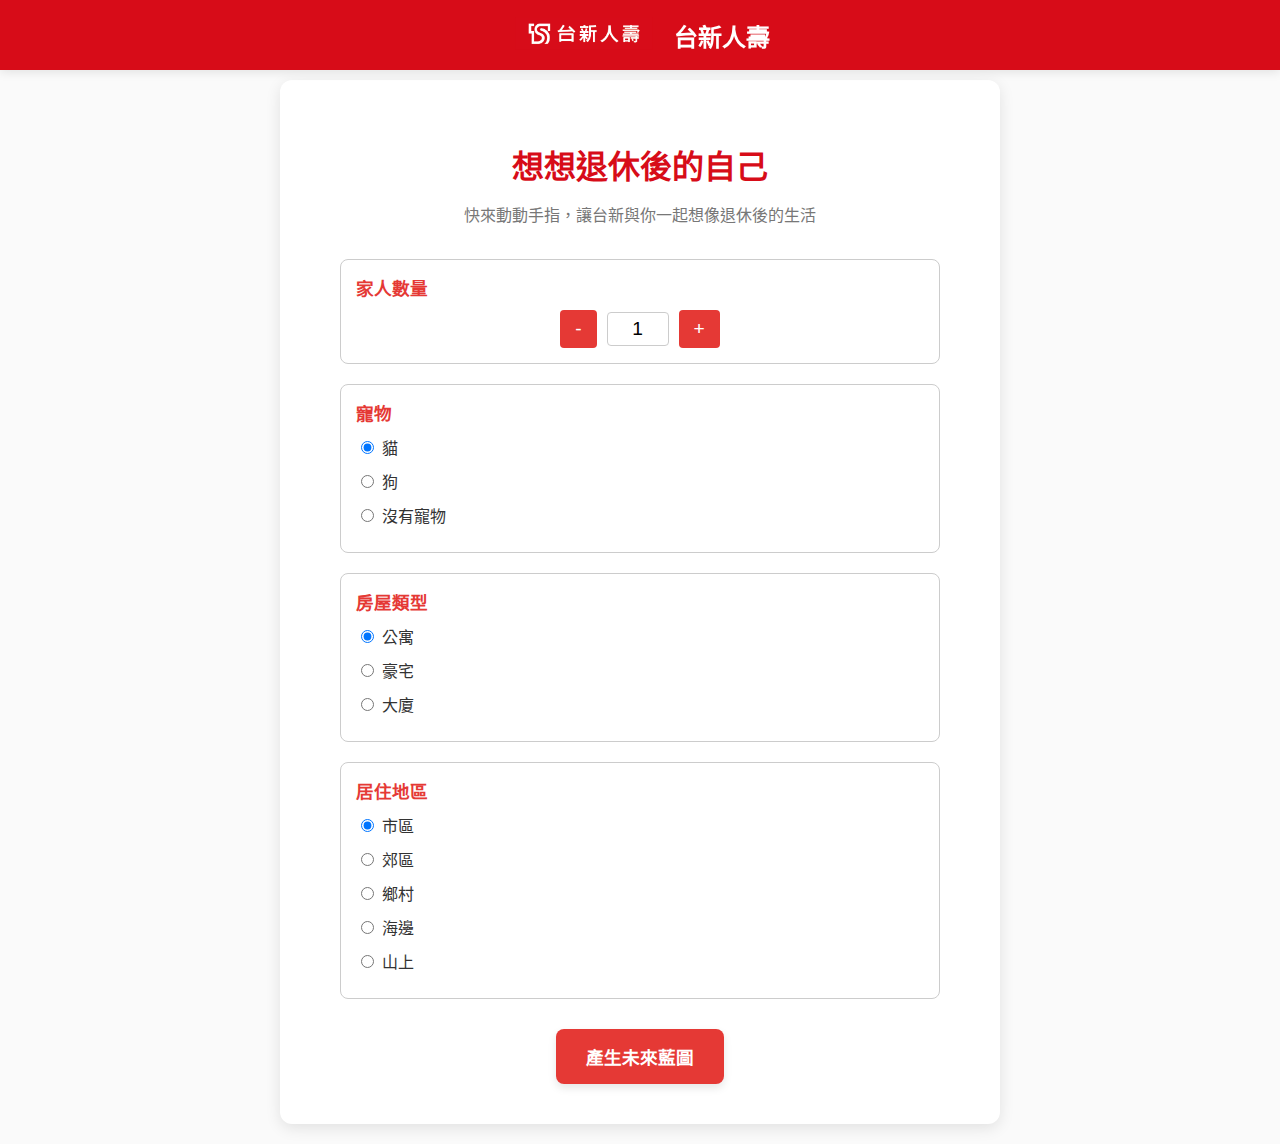
<file: future_vision.html>
<!DOCTYPE html>
<html lang="zh-TW">
<head>
    <meta charset="UTF-8">
    <meta name="viewport" content="width=device-width, initial-scale=1.0">
    <title>想想退休後的自己</title>
    <style>
        :root{
            --primary-red: #e53935;
            --dark-red: #D70C18;
            --background-color: #FAFAFA;
            --card-color: #fFFFFF;
            --text-color:#333333;
            --subtext-color:#777777;
        }
        
        /* 一般頁面樣式 */
        body {
            font-family: 'Inter', Arial, sans-serif;
            background-color: var(--background-color);
            color: #333;
            display: flex;
            flex-direction: column;
            align-items: center;
            min-height: 100vh;
            margin: 0;
            padding: 20px;
            padding-top: 80px; /* 為固定標頭留出空間 */
            box-sizing: border-box;
            text-align: center;
            position: relative;
        }

        /* 新增的標頭樣式 */
        .header {
            position: fixed;
            top: 0;
            left: 0;
            width: 100%;
            height: 70px;
            background-color: var(--dark-red);
            box-shadow: 0 2px 10px rgba(0, 0, 0, 0.1);
            display: flex;
            justify-content: center;
            align-items: center;
            padding: 0 20px;
            box-sizing: border-box;
            z-index: 100;
        }

        .header .logo {
            height: 40px;
            margin-right: 15px;
        }

        .header .company-name {
            color: var(--card-color);
            font-size: 1.5em;
            font-weight: bold;
            margin: 0;
        }

        .container {
            background-color: var(--card-color);
            padding: 40px 60px;
            border-radius: 12px;
            box-shadow: 0 4px 15px rgba(0, 0, 0, 0.1);
            max-width: 600px;
            width: 100%;
            position: relative;
        }

        h1 {
            color: var(--dark-red); /* 台新藍 */
            margin-bottom: 10px;
        }

        p {
            color: var(--subtext-color);
            margin-bottom: 30px;
            line-height: 1.6;
        }

        .choices {
            display: grid;
            gap: 20px;
            margin-bottom: 30px;
            text-align: left;
        }

        .choice-group {
            border: 1px solid #ccc;
            border-radius: 8px;
            padding: 15px;
        }

        .choice-group h3 {
            margin-top: 0;
            margin-bottom: 10px;
            color: var(--primary-red);
            font-size: 1.1em;
        }

        /* 加減號按鈕樣式 */
        .family-counter {
            display: flex;
            align-items: center;
            justify-content: center;
        }

        .family-counter button {
            background-color: var(--primary-red);
            color: white;
            border: none;
            padding: 8px 15px;
            font-size: 1.2em;
            cursor: pointer;
            border-radius: 4px;
            transition: background-color 0.3s;
        }

        .family-counter button:hover {
            background-color: var(--dark-red);
        }

        #family-count {
            width: 50px;
            text-align: center;
            font-size: 1.2em;
            margin: 0 10px;
            border: 1px solid #ccc;
            border-radius: 4px;
            padding: 5px;
        }

        .options label {
            display: block;
            margin-bottom: 10px;
            cursor: pointer;
        }

        .options input[type="radio"] {
            margin-right: 8px;
        }

        .btn-generate {
            background-color: var(--primary-red); /* 台新紅 */
            color: white;
            border: none;
            padding: 15px 30px;
            font-size: 1.1em;
            font-weight: bold;
            border-radius: 8px;
            cursor: pointer;
            transition: background-color 0.3s;
            box-shadow: 0 4px 8px rgba(0, 0, 0, 0.1);
        }

        .btn-generate:hover:not(:disabled) {
            background-color: var(--dark-red);
        }

        .btn-generate:disabled {
            background-color: var(--subtext-color);
            cursor: not-allowed;
        }

        #result-image {
            margin-top: 30px;
            max-width: 100%;
            height: auto;
            border-radius: 8px;
            box-shadow: 0 4px 15px rgba(0, 0, 0, 0.2);
            display: none;
        }
        
        /* 載入動畫樣式 */
        .loading-spinner {
            display: flex;
            justify-content: center;
            align-items: center;
            margin-top: 30px;
        }

        .loading-spinner div {
            width: 15px;
            height: 15px;
            margin: 0 5px;
            background-color: var(--primary-red); /* 台新紅 */
            border-radius: 50%;
            animation: bounce 0.6s infinite alternate;
        }
        
        .loading-spinner div:nth-child(2) {
            animation-delay: 0.2s;
        }
        .loading-spinner div:nth-child(3) {
            animation-delay: 0.4s;
        }

        @keyframes bounce {
            from {
                transform: translateY(0);
            }
            to {
                transform: translateY(-10px);
            }
        }
        
        /* 隱藏元素用的類別 */
        .hidden {
            display: none;
        }
    </style>
</head>
<body>
    <div class="header">
        <img src="TSLI_RED.png" alt="公司標誌" class="logo">
        <h2 class="company-name">台新人壽</h2>
    </div>

    <div class="container">
        <h1>想想退休後的自己</h1>
        <p>快來動動手指，讓台新與你一起想像退休後的生活</p>

        <div class="choices">
            <!-- 家人數量 -->
            <div class="choice-group">
                <h3>家人數量</h3>
                <div class="family-counter">
                    <button id="decrement-btn">-</button>
                    <input type="text" id="family-count" value="1" readonly>
                    <button id="increment-btn">+</button>
                </div>
            </div>

            <!-- 寵物 -->
            <div class="choice-group">
                <h3>寵物</h3>
                <div class="options">
                    <label><input type="radio" name="pet" value="cat" checked>貓</label>
                    <label><input type="radio" name="pet" value="dog">狗</label>
                    <label><input type="radio" name="pet" value="none">沒有寵物</label>
                </div>
            </div>
            
            <!-- 房屋類型 -->
            <div class="choice-group">
                <h3>房屋類型</h3>
                <div class="options">
                    <label><input type="radio" name="house" value="apartment" checked>公寓</label>
                    <label><input type="radio" name="house" value="mansion">豪宅</label>
                    <label><input type="radio" name="house" value="building">大廈</label>
                </div>
            </div>

            <!-- 居住地區 -->
            <div class="choice-group">
                <h3>居住地區</h3>
                <div class="options">
                    <label><input type="radio" name="location" value="city" checked>市區</label>
                    <label><input type="radio" name="location" value="suburb">郊區</label>
                    <label><input type="radio" name="location" value="countryside">鄉村</label>
                    <label><input type="radio" name="location" value="seaside">海邊</label>
                    <label><input type="radio" name="location" value="mountain">山上</label>
                </div>
            </div>
        </div>

        <button class="btn-generate" id="generate-btn">產生未來藍圖</button>

        <!-- 圖片顯示區域與載入動畫 -->
        <div id="result-area">
            <!-- 載入動畫 -->
            <div id="loading-spinner" class="loading-spinner hidden">
                <div></div>
                <div></div>
                <div></div>
            </div>
            <!-- 圖片將在這裡顯示 -->
            <img id="result-image" alt="想像的退休生活圖片">
        </div>
    </div>
    <script>
        // JavaScript 程式碼將在這裡處理互動邏輯

        // 處理家人數量加減
        const familyCountInput = document.getElementById('family-count');
        const incrementBtn = document.getElementById('increment-btn');
        const decrementBtn = document.getElementById('decrement-btn');

        incrementBtn.addEventListener('click', () => {
            let count = parseInt(familyCountInput.value);
            familyCountInput.value = count + 1;
        });

        decrementBtn.addEventListener('click', () => {
            let count = parseInt(familyCountInput.value);
            if (count > 0) {
                familyCountInput.value = count - 1;
            }
        });

        // 處理產生未來藍圖按鈕點擊
        const generateBtn = document.getElementById('generate-btn');
        const loadingSpinner = document.getElementById('loading-spinner');
        const resultImage = document.getElementById('result-image');

        generateBtn.addEventListener('click', () => {
            // 點擊後，先顯示載入動畫，並隱藏圖片
            resultImage.classList.add('hidden');
            loadingSpinner.classList.remove('hidden');
            generateBtn.disabled = true; // 禁用按鈕，避免重複點擊
            
            const familyCount = familyCountInput.value;
            const pet = document.querySelector('input[name="pet"]:checked').value;
            const house = document.querySelector('input[name="house"]:checked').value;
            const location = document.querySelector('input[name="location"]:checked').value;
            
            // 這些是您的選擇，您可以將這些資料傳送給 API
            const choices = {
                familyCount,
                pet,
                house,
                location
            };

            console.log('使用者選擇的要素：', choices);

            // TODO: 在這裡呼叫 API
            // 這裡只是模擬 API 呼叫的成功，並在 2 秒後顯示圖片
            setTimeout(() => {
                const dummyImageUrl = 'https://via.placeholder.com/500x300.png?text=未來藍圖在此呈現';
                resultImage.src = dummyImageUrl;
                resultImage.alt = '想像的退休生活圖片';

                // 模擬圖片載入完成後，隱藏載入動畫並顯示圖片
                loadingSpinner.classList.add('hidden');
                resultImage.classList.remove('hidden');
                generateBtn.disabled = false; // 啟用按鈕
                
                // 顯示提示，但不要使用 alert()
                const messageBox = document.createElement('div');
                messageBox.textContent = '未來藍圖已產生！請查看畫面。';
                messageBox.style.cssText = `
                    position: fixed;
                    bottom: 20px;
                    left: 50%;
                    transform: translateX(-50%);
                    background-color: #4CAF50;
                    color: white;
                    padding: 15px 25px;
                    border-radius: 8px;
                    box-shadow: 0 4px 12px rgba(0, 0, 0, 0.2);
                    z-index: 1000;
                `;
                document.body.appendChild(messageBox);

                setTimeout(() => {
                    messageBox.remove();
                }, 3000); // 3 秒後移除提示
                
            }, 2000); // 模擬 2 秒的 API 延遲
        });
    </script>
</body>
</html>
</file>
